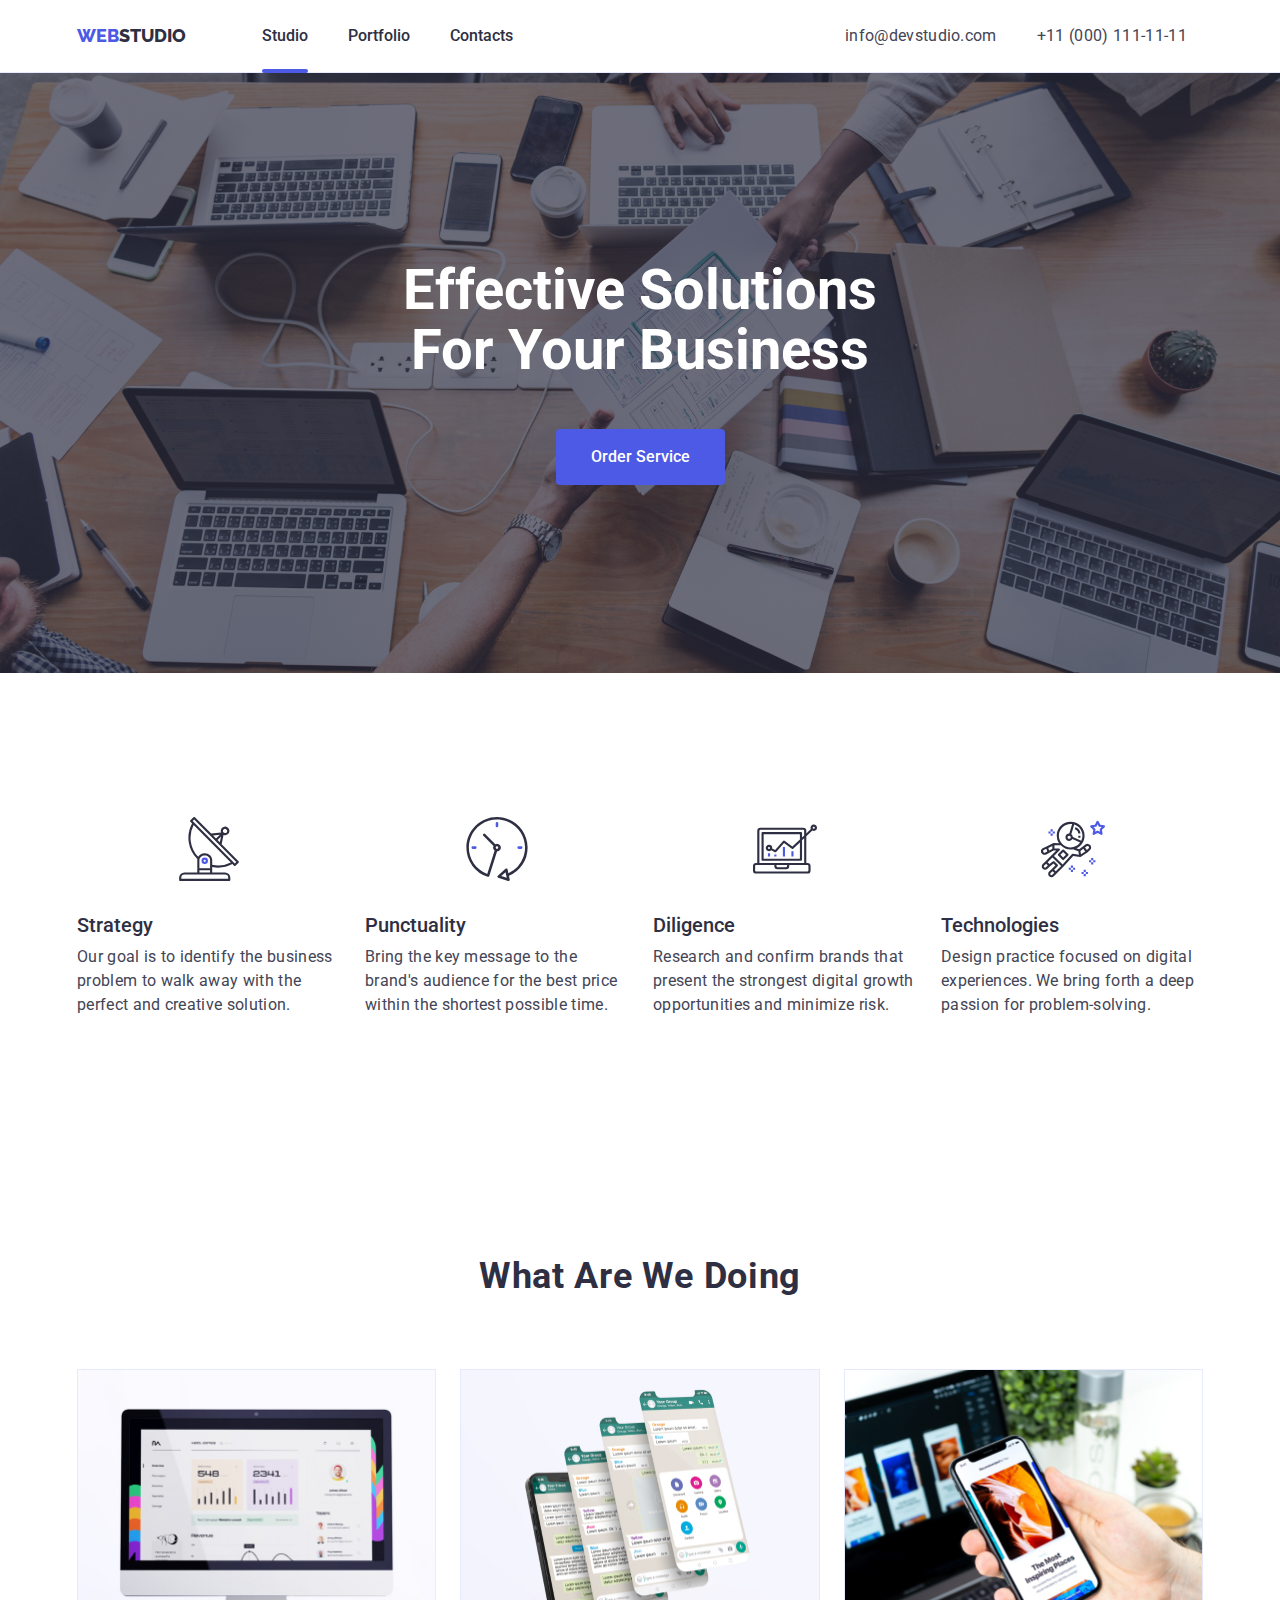
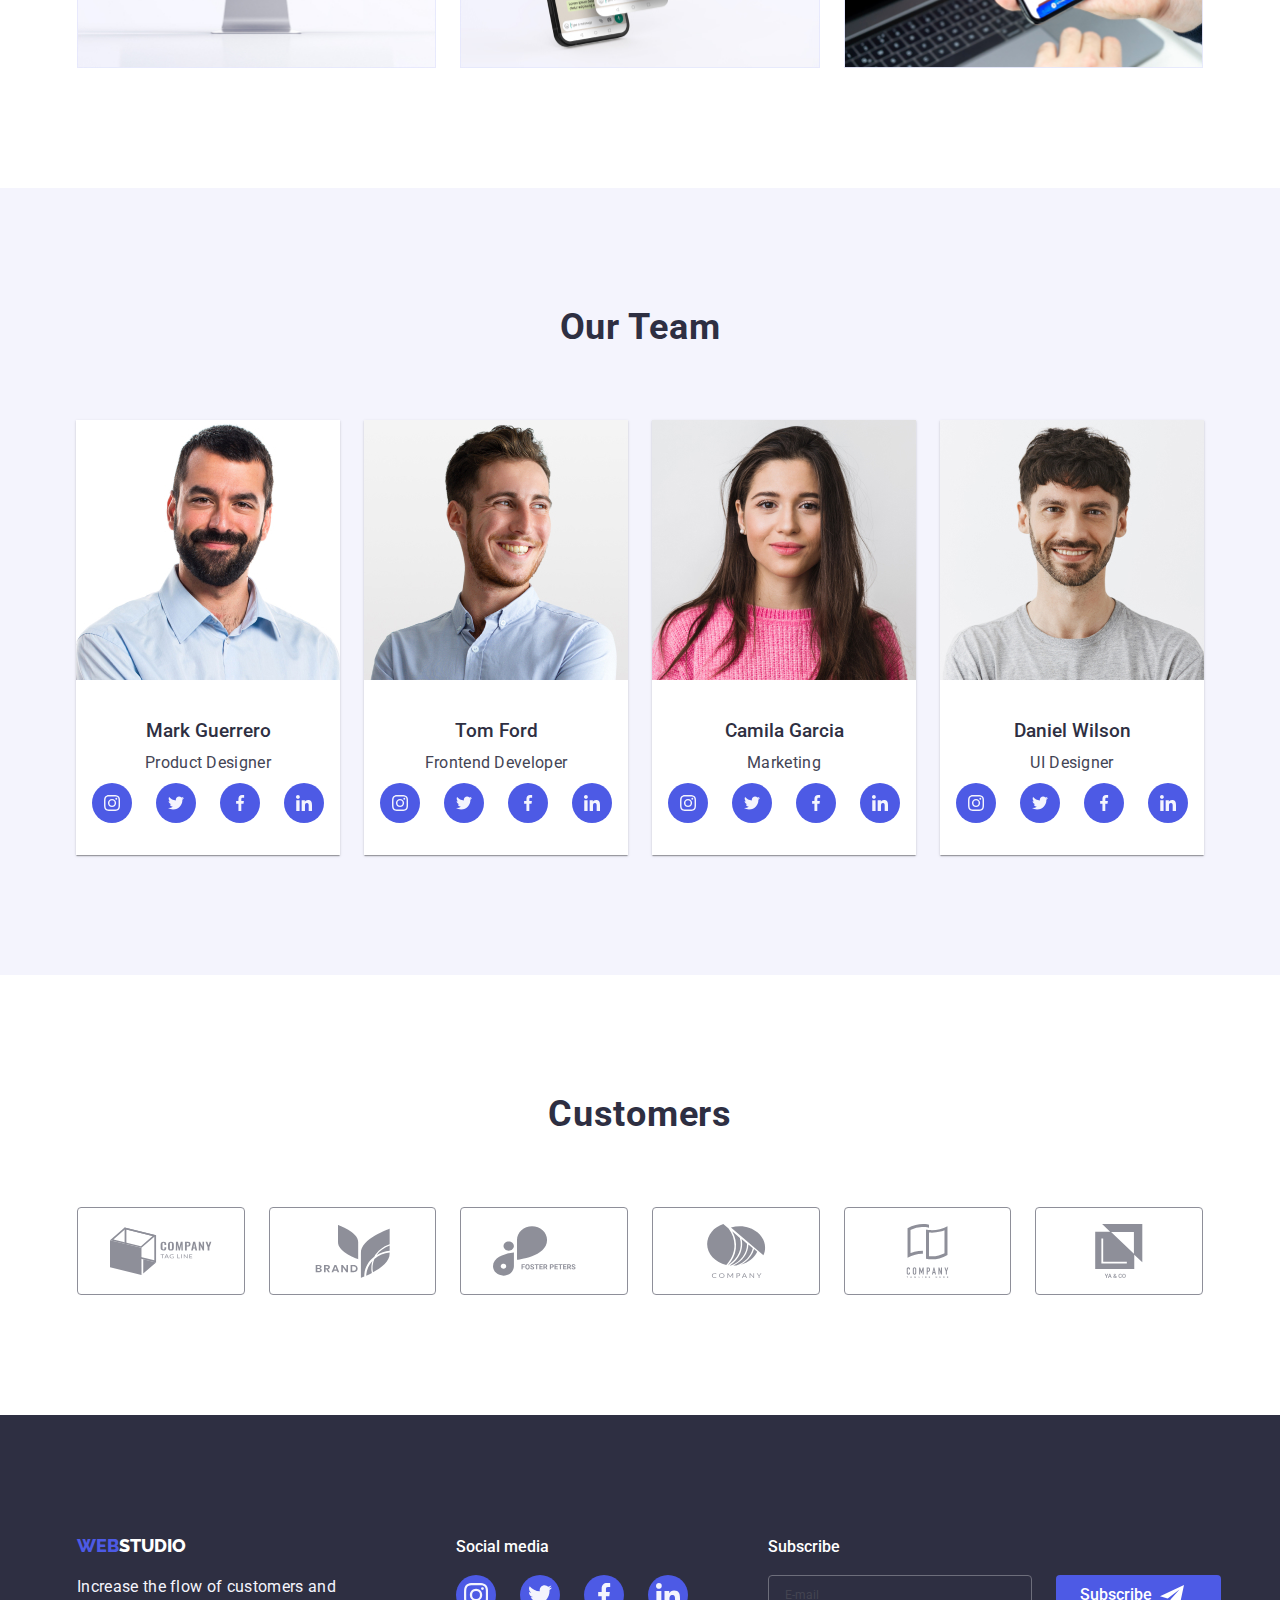
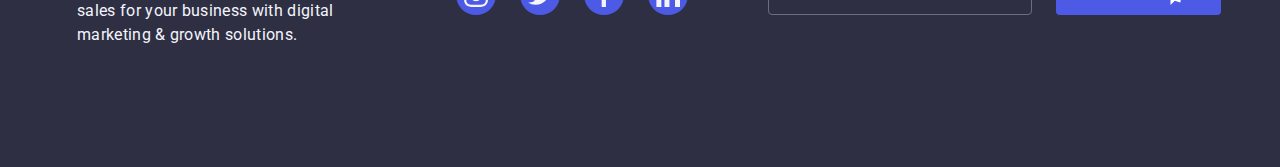
<file: index.html>
<!DOCTYPE html>
<html lang="en">
  <head>
    <meta charset="UTF-8" />
    <meta name="viewport" content="width=device-width, initial-scale=1.0" />
    <title>Web Studio</title>
    <link rel="preconnect" href="https://fonts.googleapis.com" />
    <link rel="preconnect" href="https://fonts.gstatic.com" crossorigin />
    <link
      href="https://fonts.googleapis.com/css2?family=Raleway:wght@800&family=Roboto:wght@400;500;700&display=swap"
      rel="stylesheet"
    />
    <link
      rel="stylesheet"
      href="https://cdnjs.cloudflare.com/ajax/libs/modern-normalize/2.0.0/modern-normalize.min.css"
    />
    <link rel="stylesheet" href="./css/main.css" />
  </head>
  <body>
    <!-- Header-->
    <header>
      <div class="container">
        <nav class="site-nav">
          <a href="index.html" class="company-logo"
            ><span class="logo-color">WEB</span>STUDIO</a
          >
          <div class="menu-container">
            <button type="button" class="menu-close close-menu">
              <svg class="close-icon" aria-label="mobile-menu switcher">
                <use
                  class="menu"
                  href="./images/symbol-defs.svg#icon-close-backdrop"
                ></use>
              </svg>
            </button>
            <ul class="navigation list menu-burger-container">
              <li class="item">
                <a href="./index.html" class="link current-page">Studio </a>
              </li>
              <li class="item">
                <a href="./portfolio.html" class="link">Portfolio</a>
              </li>
              <li class="item"><a href="" class="link">Contacts</a></li>
            </ul>

            <ul class="contact-info list menu-burger-container">
              <li class="item">
                <a href="" class="link mail">info@devstudio.com</a>
              </li>
              <li class="item">
                <a href="" class="link tel">+11 (000) 111-11-11</a>
              </li>
            </ul>
            <div class="social-icons-menu">
              <a href="" class="icon-bg-menu">
                <svg class="social-icon-menu">
                  <use href="./images/symbol-defs.svg#icon-instagram"></use>
                </svg>
              </a>
              <a href="" class="icon-bg-menu">
                <svg class="social-icon-menu">
                  <use href="./images/symbol-defs.svg#icon-twitter"></use>
                </svg>
              </a>
              <a href="" class="icon-bg-menu">
                <svg class="social-icon-menu">
                  <use href="./images/symbol-defs.svg#icon-facebook"></use>
                </svg>
              </a>
              <a href="" class="icon-bg-menu">
                <svg class="social-icon-menu">
                  <use href="./images/symbol-defs.svg#icon-linkedin"></use>
                </svg>
              </a>
            </div>
          </div>
          <button
            type="button"
            class="menu-burger open-menu"
            aria-expanded="false"
            data-menu-button
          >
            <svg class="burger-menu-icons" aria-label="mobile-menu switcher">
              <use
                class="menu"
                href="./images/symbol-defs.svg#icon-hamburger"
              ></use>
            </svg>
          </button>
        </nav>
      </div>
    </header>

    <!-- Hero-->
    <main>
      <section class="hero overlay">
        <div class="container hero-content">
          <h1 class="title">
            Effective Solutions<br />
            For Your Business
          </h1>
          <button class="hero-button link" data-modal-open>
            Order Service
          </button>
        </div>
        <div class="backdrop is-hidden" data-modal>
          <div class="modal">
            <button class="close-btn" data-modal-close>
              <svg class="close-button">
                <use href="./images/symbol-defs.svg#icon-close-backdrop"></use>
              </svg>
            </button>
            <form class="form-container">
              <h3 class="form-title">
                Leave your contacts and we will call you back
              </h3>
              <label class="label">
                <input
                  type="text"
                  name="name"
                  class="form-input"
                  placeholder=" "
                />
                <span class="form-label">Name</span>
                <svg class="label-icon">
                  <use href="./images/symbol-defs.svg#icon-name"></use>
                </svg>
              </label>

              <label class="label"
                ><input
                  type="tel"
                  name="phone"
                  class="form-input"
                  placeholder=" "
                /><span class="form-label">Phone</span>
                <svg class="label-icon">
                  <use href="./images/symbol-defs.svg#icon-phone"></use>
                </svg>
              </label>

              <label class="label"
                ><input
                  type="email"
                  name="email"
                  class="form-input"
                  placeholder=" "
                /><span class="form-label">Email</span>
                <svg class="label-icon">
                  <use href="./images/symbol-defs.svg#icon-email"></use>
                </svg>
              </label>
              <label class="comment-label">
                <span class="comment">Comment</span>
                <textarea
                  name="field"
                  rows="8"
                  placeholder="Text input"
                ></textarea>
              </label>
              <label class="checkbox-label">
                <input type="checkbox" name="checkbox" class="checkbox" />
                <span class="icon-wrapper">
                  <svg class="checkbox-icon">
                    <use href="./images/symbol-defs.svg#icon-done"></use>
                  </svg>
                </span>
                <span class="policy"
                  >I accept the terms and conditions of the Privacy Policy</span
                >
              </label>
            </form>
            <button type="submit" class="submit-btn form-container">
              Send
            </button>
          </div>
        </div>
      </section>

      <section class="section features">
        <div class="container">
          <ul class="features-list list">
            <li class="item">
              <div class="icon-features">
                <svg class="feature-icon">
                  <use href="./images/symbol-defs.svg#icon-antenna"></use>
                </svg>
              </div>
              <h3 class="title">Strategy</h3>
              <p class="text">
                Our goal is to identify the business problem to walk away with
                the perfect and creative solution.
              </p>
            </li>

            <li class="item">
              <div class="icon-features">
                <svg class="feature-icon">
                  <use href="./images/symbol-defs.svg#icon-clock"></use>
                </svg>
              </div>
              <h3 class="title">Punctuality</h3>
              <p class="text">
                Bring the key message to the brand's audience for the best price
                within the shortest possible time.
              </p>
            </li>

            <li class="item">
              <div class="icon-features">
                <svg class="feature-icon">
                  <use href="./images/symbol-defs.svg#icon-diagram"></use>
                </svg>
              </div>
              <h3 class="title">Diligence</h3>
              <p class="text">
                Research and confirm brands that present the strongest digital
                growth opportunities and minimize risk.
              </p>
            </li>

            <li class="item">
              <div class="icon-features">
                <svg class="feature-icon">
                  <use href="./images/symbol-defs.svg#icon-astronaut"></use>
                </svg>
              </div>
              <h3 class="title">Technologies</h3>
              <p class="text">
                Design practice focused on digital experiences. We bring forth a
                deep passion for problem-solving.
              </p>
            </li>
          </ul>
        </div>
      </section>

      <section class="section reviews">
        <div class="container">
          <h2 class="section-title">What are we doing</h2>
          <ul class="devices list">
            <li class="item">
              <img src="./images/img1.jpg" alt="PC display" />
            </li>
            <li class="item">
              <img src="./images/img2.jpg" alt="smartphone" />
            </li>
            <li class="item">
              <img src="./images/img3.jpg" alt="smartphone" />
            </li>
          </ul>
        </div>
      </section>

      <section class="section workers">
        <div class="container">
          <h2 class="section-title">Our Team</h2>
          <ul class="workers list">
            <li class="item">
              <div class="card">
                <img src="./images/worker1.jpg" alt="worker" />

                <div class="worker-card">
                  <h3 class="title">Mark Guerrero</h3>
                  <p class="text">Product Designer</p>
                  <div class="social-icons">
                    <a href="" class="icon-bg">
                      <svg class="social-icon">
                        <use
                          href="./images/symbol-defs.svg#icon-instagram"
                        ></use>
                      </svg>
                    </a>
                    <a href="" class="icon-bg">
                      <svg class="social-icon">
                        <use href="./images/symbol-defs.svg#icon-twitter"></use>
                      </svg>
                    </a>
                    <a href="" class="icon-bg">
                      <svg class="social-icon">
                        <use
                          href="./images/symbol-defs.svg#icon-facebook"
                        ></use>
                      </svg>
                    </a>
                    <a href="" class="icon-bg">
                      <svg class="social-icon">
                        <use
                          href="./images/symbol-defs.svg#icon-linkedin"
                        ></use>
                      </svg>
                    </a>
                  </div>
                </div>
              </div>
            </li>
            <li class="item">
              <div class="card">
                <div class="card-thumb">
                  <img src="./images/worker2.jpg" alt="worker" />
                </div>
                <div class="worker-card">
                  <h3 class="title">Tom Ford</h3>
                  <p class="text">Frontend Developer</p>
                  <div class="social-icons">
                    <a href="" class="icon-bg">
                      <svg class="social-icon">
                        <use
                          href="./images/symbol-defs.svg#icon-instagram"
                        ></use>
                      </svg>
                    </a>
                    <a href="" class="icon-bg">
                      <svg class="social-icon">
                        <use href="./images/symbol-defs.svg#icon-twitter"></use>
                      </svg>
                    </a>
                    <a href="" class="icon-bg">
                      <svg class="social-icon">
                        <use
                          href="./images/symbol-defs.svg#icon-facebook"
                        ></use>
                      </svg>
                    </a>
                    <a href="" class="icon-bg">
                      <svg class="social-icon">
                        <use
                          href="./images/symbol-defs.svg#icon-linkedin"
                        ></use>
                      </svg>
                    </a>
                  </div>
                </div>
              </div>
            </li>
            <li class="item">
              <div class="card">
                <div class="card-thumb">
                  <img src="./images/worker3.jpg" alt="worker" />
                </div>
                <div class="worker-card">
                  <h3 class="title">Camila Garcia</h3>
                  <p class="text">Marketing</p>
                  <div class="social-icons">
                    <a href="" class="icon-bg">
                      <svg class="social-icon">
                        <use
                          href="./images/symbol-defs.svg#icon-instagram"
                        ></use>
                      </svg>
                    </a>
                    <a href="" class="icon-bg">
                      <svg class="social-icon">
                        <use href="./images/symbol-defs.svg#icon-twitter"></use>
                      </svg>
                    </a>
                    <a href="" class="icon-bg">
                      <svg class="social-icon">
                        <use
                          href="./images/symbol-defs.svg#icon-facebook"
                        ></use>
                      </svg>
                    </a>
                    <a href="" class="icon-bg">
                      <svg class="social-icon">
                        <use
                          href="./images/symbol-defs.svg#icon-linkedin"
                        ></use>
                      </svg>
                    </a>
                  </div>
                </div>
              </div>
            </li>
            <li class="item">
              <div class="card">
                <div class="card-thumb">
                  <img src="./images/worker4.jpg" alt="worker" />
                </div>
                <div class="worker-card">
                  <h3 class="title">Daniel Wilson</h3>
                  <p class="text">UI Designer</p>
                  <div class="social-icons">
                    <a href="" class="icon-bg">
                      <svg class="social-icon">
                        <use
                          href="./images/symbol-defs.svg#icon-instagram"
                        ></use>
                      </svg>
                    </a>
                    <a href="" class="icon-bg">
                      <svg class="social-icon">
                        <use href="./images/symbol-defs.svg#icon-twitter"></use>
                      </svg>
                    </a>
                    <a href="" class="icon-bg">
                      <svg class="social-icon">
                        <use
                          href="./images/symbol-defs.svg#icon-facebook"
                        ></use>
                      </svg>
                    </a>
                    <a href="" class="icon-bg">
                      <svg class="social-icon">
                        <use
                          href="./images/symbol-defs.svg#icon-linkedin"
                        ></use>
                      </svg>
                    </a>
                  </div>
                </div>
              </div>
            </li>
          </ul>
        </div>
      </section>

      <section class="section customers">
        <div class="container">
          <h2 class="section-title">Customers</h2>
          <div class="customers-icons">
            <a href="" class="icon-customer"
              ><svg class="icon-customers">
                <use href="./images/symbol-defs.svg#icon-group-1"></use>
              </svg>
            </a>
            <a href="" class="icon-customer"
              ><svg class="icon-customers">
                <use href="./images/symbol-defs.svg#icon-group-2"></use>
              </svg>
            </a>
            <a href="" class="icon-customer"
              ><svg class="icon-customers">
                <use href="./images/symbol-defs.svg#icon-group-3"></use>
              </svg>
            </a>
            <a href="" class="icon-customer"
              ><svg class="icon-customers">
                <use href="./images/symbol-defs.svg#icon-group-4"></use>
              </svg>
            </a>
            <a href="" class="icon-customer"
              ><svg class="icon-customers">
                <use href="./images/symbol-defs.svg#icon-group-5"></use>
              </svg>
            </a>
            <a href="" class="icon-customer"
              ><svg class="icon-customers">
                <use href="./images/symbol-defs.svg#icon-group"></use>
              </svg>
            </a>
          </div>
        </div>
      </section>
    </main>

    <footer class="footer section">
      <div class="container">
        <div class="footer-content">
          <div class="footer-description item">
            <a href="index.html" class="company-logo"
              ><span class="logo-color">WEB</span>STUDIO</a
            >
            <p class="text">
              Increase the flow of customers and<br />sales for your business
              with digital<br />marketing & growth solutions.
            </p>
          </div>
          <div class="contact item">
            <h3 class="title">Social media</h3>
            <div class="social-icons iconsfooter">
              <a href="" class="icon-bg">
                <svg class="social-icon">
                  <use href="./images/symbol-defs.svg#icon-instagram"></use>
                </svg>
              </a>
              <a href="" class="icon-bg">
                <svg class="social-icon">
                  <use href="./images/symbol-defs.svg#icon-twitter"></use>
                </svg>
              </a>
              <a href="" class="icon-bg">
                <svg class="social-icon">
                  <use href="./images/symbol-defs.svg#icon-facebook"></use>
                </svg>
              </a>
              <a href="" class="icon-bg">
                <svg class="social-icon">
                  <use href="./images/symbol-defs.svg#icon-linkedin"></use>
                </svg>
              </a>
            </div>
          </div>
          <div class="subscribe item">
            <h3 class="title">Subscribe</h3>
            <form>
              <label for="email" class="text"></label>
              <input
                type="email"
                name="email"
                id="email"
                class="email-input"
                placeholder="E-mail"
              />
            </form>
            <button class="send">
              <p class="title">Subscribe</p>
              <svg class="send-icon">
                <use href="./images/symbol-defs.svg#icon-send"></use>
              </svg>
            </button>
          </div>
        </div>
      </div>
    </footer>
    <script src="./js/modal.js"></script>
    <script src="./js/mobile-menu.js"></script>
  </body>
</html>
</file>
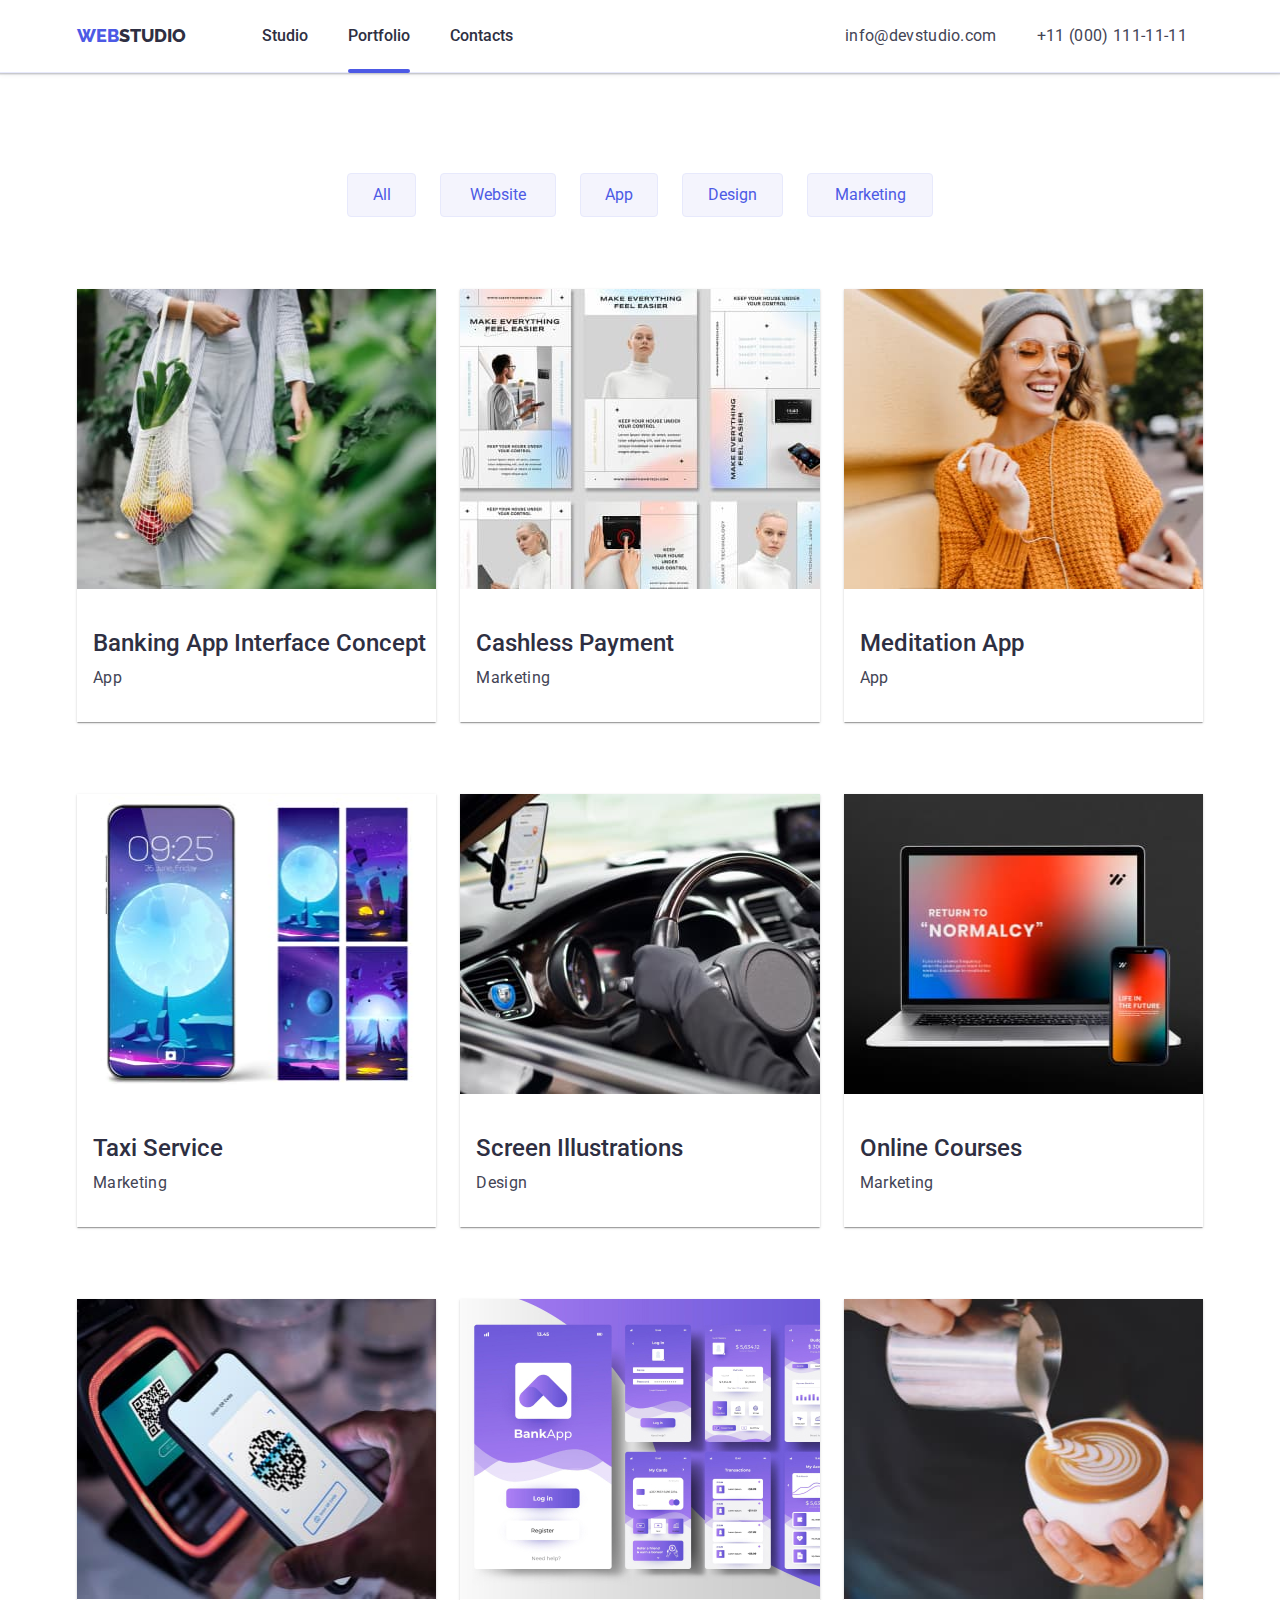
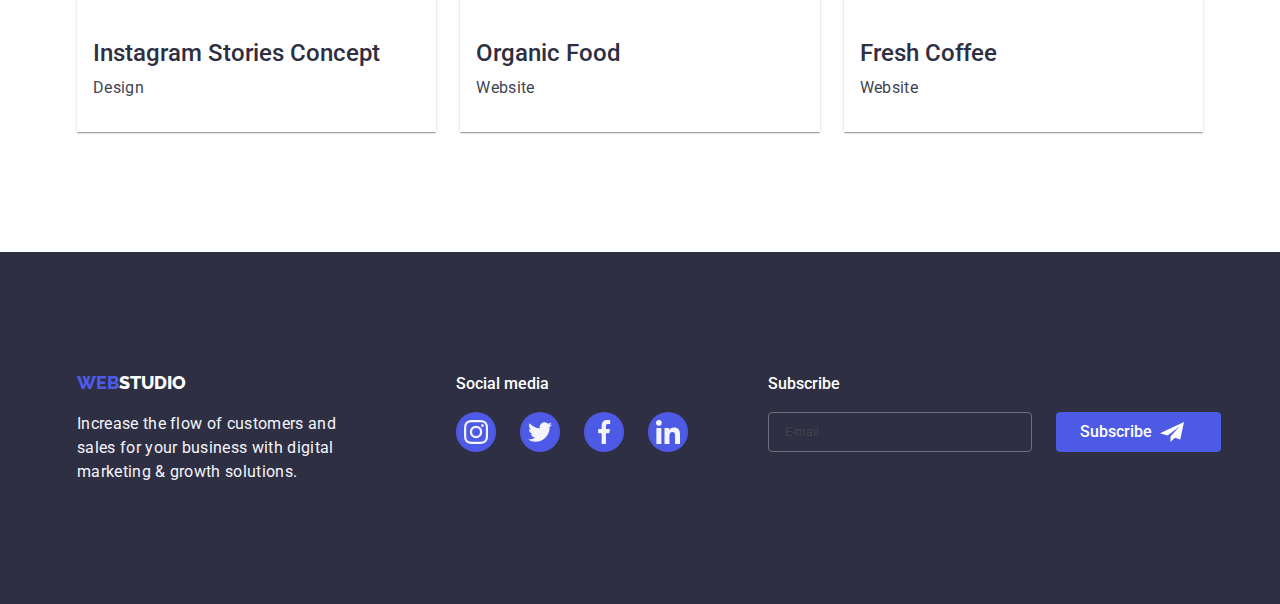
<file: portfolio.html>
<!DOCTYPE html>
<html lang="en">
  <head>
    <meta charset="UTF-8" />
    <meta name="viewport" content="width=device-width, initial-scale=1.0" />
    <title>Web Studio</title>
    <link rel="preconnect" href="https://fonts.googleapis.com" />
    <link rel="preconnect" href="https://fonts.gstatic.com" crossorigin />
    <link
      href="https://fonts.googleapis.com/css2?family=Raleway:wght@800&family=Roboto:wght@400;500;700&display=swap"
      rel="stylesheet"
    />
    <link
      rel="stylesheet"
      href="https://cdnjs.cloudflare.com/ajax/libs/modern-normalize/2.0.0/modern-normalize.min.css"
    />
    <link rel="stylesheet" href="./css/main.css" />
  </head>
  <body>
    <!-- Header-->
    <header>
      <div class="container">
        <nav class="site-nav">
          <a href="index.html" class="company-logo"
            ><span class="logo-color">WEB</span>STUDIO</a
          >
          <div class="menu-container">
            <button type="button" class="menu-close close-menu">
              <svg class="close-icon" aria-label="mobile-menu switcher">
                <use
                  class="menu"
                  href="./images/symbol-defs.svg#icon-close-backdrop"
                ></use>
              </svg>
            </button>
            <ul class="navigation list menu-burger-container">
              <li class="item">
                <a href="./index.html" class="link">Studio </a>
              </li>
              <li class="item">
                <a href="./portfolio.html" class="link current-page"
                  >Portfolio</a
                >
              </li>
              <li class="item"><a href="" class="link">Contacts</a></li>
            </ul>

            <ul class="contact-info list menu-burger-container">
              <li class="item">
                <a href="" class="link mail">info@devstudio.com</a>
              </li>
              <li class="item">
                <a href="" class="link tel">+11 (000) 111-11-11</a>
              </li>
            </ul>
            <div class="social-icons-menu">
              <a href="" class="icon-bg-menu">
                <svg class="social-icon-menu">
                  <use href="./images/symbol-defs.svg#icon-instagram"></use>
                </svg>
              </a>
              <a href="" class="icon-bg-menu">
                <svg class="social-icon-menu">
                  <use href="./images/symbol-defs.svg#icon-twitter"></use>
                </svg>
              </a>
              <a href="" class="icon-bg-menu">
                <svg class="social-icon-menu">
                  <use href="./images/symbol-defs.svg#icon-facebook"></use>
                </svg>
              </a>
              <a href="" class="icon-bg-menu">
                <svg class="social-icon-menu">
                  <use href="./images/symbol-defs.svg#icon-linkedin"></use>
                </svg>
              </a>
            </div>
          </div>
          <button
            type="button"
            class="menu-burger open-menu"
            aria-expanded="false"
            data-menu-button
          >
            <svg class="burger-menu-icons" aria-label="mobile-menu switcher">
              <use
                class="menu"
                href="./images/symbol-defs.svg#icon-hamburger"
              ></use>
            </svg>
          </button>
        </nav>
      </div>
    </header>

    <!-- Hero-->
    <main>
      <section class="section no-padding">
        <div class="container">
          <ul class="filters list">
            <li class="item">
              <button type="button" class="button button-1">All</button>
            </li>
            <li class="item">
              <button type="button" class="button button-2">Website</button>
            </li>
            <li class="item">
              <button type="button" class="button button-3">App</button>
            </li>
            <li class="item">
              <button type="button" class="button button-4">Design</button>
            </li>
            <li class="item">
              <button type="button" class="button button-5">Marketing</button>
            </li>
          </ul>
        </div>
      </section>

      <section class="section container no-padding">
        <ul class="services list">
          <li class="item examples">
            <div class="examples">
              <div class="img-thumb">
                <img src="./images/img-1.jpg" alt="Banking App Interface" />
                <div class="card-description text">
                  14 Stylish and User-Friendly App Design Concepts · Task
                  Manager App · Calorie Tracker App · Exotic Fruit Ecommerce App
                  · Cloud Storage App
                </div>
              </div>
              <div class="cards">
                <h2 class="title">Banking App Interface Concept</h2>
                <p class="text">App</p>
              </div>
            </div>
          </li>
          <li class="item">
            <div class="examples">
              <div class="img-thumb">
                <img src="./images/img-2.jpg" alt="Cashless Payment" />
                <div class="card-description text">
                  14 Stylish and User-Friendly App Design Concepts · Task
                  Manager App · Calorie Tracker App · Exotic Fruit Ecommerce App
                  · Cloud Storage App
                </div>
              </div>
              <div class="cards">
                <h2 class="title">Cashless Payment</h2>
                <p class="text">Marketing</p>
              </div>
            </div>
          </li>
          <li class="item">
            <div class="examples">
              <div class="img-thumb">
                <img src="./images/img-3.jpg" alt="Meditation" />
                <div class="card-description text">
                  14 Stylish and User-Friendly App Design Concepts · Task
                  Manager App · Calorie Tracker App · Exotic Fruit Ecommerce App
                  · Cloud Storage App
                </div>
              </div>
              <div class="cards">
                <h2 class="title">Meditation App</h2>
                <p class="text">App</p>
              </div>
            </div>
          </li>
          <li class="item">
            <div class="examples">
              <div class="img-thumb">
                <img src="./images/img-4.jpg" alt="Taxi Service" />
                <div class="card-description text">
                  14 Stylish and User-Friendly App Design Concepts · Task
                  Manager App · Calorie Tracker App · Exotic Fruit Ecommerce App
                  · Cloud Storage App
                </div>
              </div>
              <div class="cards">
                <h2 class="title">Taxi Service</h2>
                <p class="text">Marketing</p>
              </div>
            </div>
          </li>
          <li class="item">
            <div class="examples">
              <div class="img-thumb">
                <img src="./images/img-5.jpg" alt="Screen Illustrations" />
                <div class="card-description text">
                  14 Stylish and User-Friendly App Design Concepts · Task
                  Manager App · Calorie Tracker App · Exotic Fruit Ecommerce App
                  · Cloud Storage App
                </div>
              </div>
              <div class="cards">
                <h2 class="title">Screen Illustrations</h2>
                <p class="text">Design</p>
              </div>
            </div>
          </li>
          <li class="item">
            <div class="examples">
              <div class="img-thumb">
                <img src="./images/img-6.jpg" alt="Online Courses" />
                <div class="card-description text">
                  14 Stylish and User-Friendly App Design Concepts · Task
                  Manager App · Calorie Tracker App · Exotic Fruit Ecommerce App
                  · Cloud Storage App
                </div>
              </div>
              <div class="cards">
                <h2 class="title">Online Courses</h2>
                <p class="text">Marketing</p>
              </div>
            </div>
          </li>
          <li class="item">
            <div class="examples">
              <div class="img-thumb">
                <img src="./images/img-7.jpg" alt="Instagram Stories Concept" />
                <div class="card-description text">
                  14 Stylish and User-Friendly App Design Concepts · Task
                  Manager App · Calorie Tracker App · Exotic Fruit Ecommerce App
                  · Cloud Storage App
                </div>
              </div>
              <div class="cards">
                <h2 class="title">Instagram Stories Concept</h2>
                <p class="text">Design</p>
              </div>
            </div>
          </li>
          <li class="item">
            <div class="examples">
              <div class="img-thumb">
                <img src="./images/img-8.jpg" alt="Organic Food" />
                <div class="card-description text">
                  14 Stylish and User-Friendly App Design Concepts · Task
                  Manager App · Calorie Tracker App · Exotic Fruit Ecommerce App
                  · Cloud Storage App
                </div>
              </div>
              <div class="cards">
                <h2 class="title">Organic Food</h2>
                <p class="text">Website</p>
              </div>
            </div>
          </li>
          <li class="item">
            <div class="examples">
              <div class="img-thumb">
                <img src="./images/img-9.jpg" alt="Fresh Coffee" />
                <div class="card-description text">
                  14 Stylish and User-Friendly App Design Concepts · Task
                  Manager App · Calorie Tracker App · Exotic Fruit Ecommerce App
                  · Cloud Storage App
                </div>
              </div>
              <div class="cards">
                <h2 class="title">Fresh Coffee</h2>
                <p class="text">Website</p>
              </div>
            </div>
          </li>
        </ul>
      </section>
    </main>

    <footer class="footer section">
      <div class="container">
        <div class="footer-content">
          <div class="footer-description item">
            <a href="index.html" class="company-logo"
              ><span class="logo-color">WEB</span>STUDIO</a
            >
            <p class="text">
              Increase the flow of customers and<br />sales for your business
              with digital<br />marketing & growth solutions.
            </p>
          </div>
          <div class="contact item">
            <h3 class="title">Social media</h3>
            <div class="social-icons iconsfooter">
              <a href="" class="icon-bg">
                <svg class="social-icon">
                  <use href="./images/symbol-defs.svg#icon-instagram"></use>
                </svg>
              </a>
              <a href="" class="icon-bg">
                <svg class="social-icon">
                  <use href="./images/symbol-defs.svg#icon-twitter"></use>
                </svg>
              </a>
              <a href="" class="icon-bg">
                <svg class="social-icon">
                  <use href="./images/symbol-defs.svg#icon-facebook"></use>
                </svg>
              </a>
              <a href="" class="icon-bg">
                <svg class="social-icon">
                  <use href="./images/symbol-defs.svg#icon-linkedin"></use>
                </svg>
              </a>
            </div>
          </div>
          <div class="subscribe item">
            <h3 class="title">Subscribe</h3>
            <form>
              <label for="email" class="text"></label>
              <input
                type="email"
                name="email"
                id="email"
                class="email-input"
                placeholder="E-mail"
              />
            </form>
            <button class="send">
              <p class="title">Subscribe</p>
              <svg class="send-icon">
                <use href="./images/symbol-defs.svg#icon-send"></use>
              </svg>
            </button>
          </div>
        </div>
      </div>
    </footer>
    <script src="./js/modal.js"></script>
    <script src="./js/mobile-menu.js"></script>
  </body>
</html>
</file>
<file: css/main.css>
body {
  background-color: #ffffff;
  color: #2e2f42;
  font-family: "Roboto", sans-serif;
  font-weight: 400;
  font-size: 16px;
  line-height: 1.5;
  width: 100%;
}

header {
  position: relative;
  border-bottom: 1px solid #e7e9fc;
  box-shadow: 0px 2px 1px rgba(46, 47, 66, 0.08), 0px 1px 1px rgba(46, 47, 66, 0.16), 0px 1px 6px rgba(46, 47, 66, 0.08);
}

img {
  display: block;
  max-width: 100%;
  height: auto;
  margin: 0;
  padding: 0;
}

svg {
  display: block;
  max-width: 100%;
  height: 100%;
  margin: 0;
  padding: 0;
}

.list {
  list-style: none;
  padding: 0;
  margin: 0;
}

.link {
  text-decoration: none;
  display: inline-block;
}

/* SECTION */
@media screen and (max-width: 1157px) {
  .section {
    padding-top: 96px;
    padding-bottom: 96px;
  }
}
@media screen and (min-width: 1158px) {
  .section {
    padding-top: 120px;
    padding-bottom: 120px;
  }
}

.section.no-padding {
  padding-top: 0;
  padding-bottom: 0;
}

.section .title {
  margin-top: 8px;
  margin-bottom: 8px;
  font-weight: 500;
  line-height: 1.2;
}

.section .text {
  margin-top: 0;
  margin-bottom: 0;
  color: #434455;
  letter-spacing: 0.02em;
}

.container {
  margin-left: auto;
  margin-right: auto;
  padding-left: 16px;
  padding-right: 16px;
}
@media screen and (min-width: 428px) {
  .container {
    max-width: 428px;
  }
}
@media screen and (min-width: 768px) {
  .container {
    max-width: 768px;
  }
}
@media screen and (min-width: 1158px) {
  .container {
    max-width: 1158px;
  }
}

/* LOGO */
.company-logo {
  color: #2e2f42;
  font-family: "Raleway", sans-serif;
  font-weight: 800;
  font-size: 18px;
  line-height: 1.17;
  text-decoration: none;
}
@media screen and (max-width: 767px) {
  .company-logo {
    padding-top: 24px;
    padding-bottom: 24px;
  }
}

.footer .company-logo {
  color: #ffffff;
}

.logo-color {
  color: #4d5ae5;
}

.site-nav {
  display: flex;
  align-items: center;
}

.site-nav .link {
  display: block;
  color: #2e2f42;
}
@media screen and (min-width: 1158px) {
  .site-nav .link {
    padding-top: 24px;
    padding-bottom: 24px;
  }
}

@media screen and (min-width: 768px) {
  .navigation .link {
    padding-top: 24px;
    padding-bottom: 24px;
  }
}

.contact-info .link {
  color: #434455;
}

@media screen and (max-width: 767px) {
  .menu-close {
    position: absolute;
    top: 5%;
    right: 5%;
    display: inline-flex;
    width: 24px;
    height: 24px;
    margin: 0;
    padding: 0;
    background-color: #e7e9fc;
    border: 1px solid rgba(0, 0, 0, 0.1);
    border-radius: 50%;
    justify-content: center;
    align-items: center;
  }
  .close-icon {
    width: 8px;
    height: 8px;
  }
  .menu-burger {
    display: inline-flex;
    width: 32px;
    height: 32px;
    margin: 0;
    padding: 0;
    border: none;
    background-color: transparent;
    justify-content: center;
    align-items: center;
    margin-left: 249px;
  }
}
@media screen and (min-width: 768px) {
  .menu-close,
  .close-icon,
  .menu-burger {
    display: none;
  }
}
@media screen and (max-width: 767px) {
  .burger-menu-icons {
    width: 32px;
    height: 32px;
  }
}
@media screen and (min-width: 768px) {
  .burger-menu-icons {
    display: none;
  }
}

.menu-container.is-open {
  display: block;
  z-index: 1000;
}
@media screen and (max-width: 767px) {
  .menu-container {
    display: none;
    position: absolute;
    top: -24px;
    left: 0;
    width: 100%;
    height: 796px;
    box-shadow: 0px 2px 1px -1px rgba(0, 0, 0, 0.2), 0px 1px 1px 0px rgba(0, 0, 0, 0.14), 0px 1px 3px 0px rgba(0, 0, 0, 0.12);
    background-color: #ffffff;
  }
}
@media screen and (min-width: 768px) {
  .menu-container {
    display: flex;
    width: 100%;
    align-items: center;
  }
}

@media screen and (max-width: 767px) {
  .navigation {
    display: block;
    margin-top: 80px;
  }
}
@media screen and (min-width: 768px) {
  .navigation {
    display: flex;
    margin-left: 120px;
  }
}
@media screen and (min-width: 768px) {
  .navigation {
    margin-left: 76px;
  }
}

.navigation .item {
  font-weight: 500;
  font-size: 16px;
  line-height: 1.5;
}
@media screen and (max-width: 767px) {
  .navigation .item {
    font-weight: 700;
    font-size: 36px;
    line-height: 1.1;
    letter-spacing: 0.02em;
    text-transform: capitalize;
  }
  .navigation .item:not(:last-child) {
    margin-bottom: 40px;
  }
}
@media screen and (min-width: 768px) {
  .navigation .item:not(:last-child) {
    margin-right: 40px;
  }
}

@media screen and (max-width: 767px) {
  .contact-info {
    margin-top: 284px;
  }
}
@media screen and (min-width: 768px) {
  .contact-info {
    margin-left: 120px;
  }
}
@media screen and (min-width: 1158px) {
  .contact-info {
    display: flex;
    margin-left: 332px;
  }
}

.contact-info .item {
  font-weight: 400;
  font-size: 12px;
  line-height: 1.17;
  letter-spacing: 0.04em;
}
@media screen and (max-width: 767px) {
  .contact-info .item {
    font-weight: 700;
    font-size: 36px;
    line-height: 1.1;
    letter-spacing: 0.02em;
  }
  .contact-info .item:not(:last-child) {
    margin-bottom: 40px;
  }
}
@media screen and (min-width: 768px) and (max-width: 1157px) {
  .contact-info .item:not(:last-child) {
    margin-bottom: 12px;
  }
}
@media screen and (min-width: 1158px) {
  .contact-info .item {
    letter-spacing: 0.02em;
    font-size: 16px;
  }
  .contact-info .item:not(:last-child) {
    margin-right: 40px;
  }
}

@media screen and (max-width: 767px) {
  .contact-info .tel {
    font-weight: 500;
    font-size: 20px;
    line-height: 1.2px;
    letter-spacing: 0.02em;
  }
}

@media screen and (max-width: 767px) {
  .contact-info .mail {
    color: #4d5ae5;
  }
}

@media screen and (max-width: 767px) {
  .menu-burger-container {
    width: 355px;
    margin-left: auto;
    margin-right: auto;
  }
}
@media screen and (min-width: 768px) {
  .navigation .link {
    position: relative;
  }
  .navigation .link.current-page::after {
    content: "";
    position: absolute;
    left: 50%;
    bottom: -1px;
    transform: translateX(-50%);
    width: 100%;
    height: 4px;
    background-color: #4d5ae5;
    border-radius: 2px;
  }
}
/* HERO */
.overlay {
  background-image: linear-gradient(rgba(46, 47, 66, 0.7), rgba(46, 47, 66, 0.7)), url(../images/people-office.jpg);
  width: 100%;
  background-repeat: no-repeat;
  background-size: cover;
  background-position: center;
}
@media screen and (max-width: 767px) {
  .overlay {
    height: 432px;
  }
}
@media screen and (min-width: 768px) {
  .overlay {
    height: 436px;
  }
}
@media screen and (min-width: 1158px) {
  .overlay {
    height: 600px;
  }
}

.hero {
  position: relative;
}

.hero .title {
  margin-top: 0;
  margin-bottom: 0;
  color: #ffffff;
  font-weight: 700;
  line-height: 1.07;
  margin-bottom: 48px;
  font-size: 56px;
}
@media screen and (max-width: 767px) {
  .hero .title {
    font-size: 36px;
    min-width: 360px;
  }
}
@media screen and (min-width: 768px) {
  .hero .title {
    min-width: 496px;
  }
}

.hero-button {
  padding: 16px 32px;
  color: #ffffff;
  background-color: #4d5ae5;
  font-weight: 500;
  border: none;
  border-radius: 4px;
  width: 169px;
  height: 56px;
}

.hero-content {
  position: absolute;
  top: 50%;
  left: 50%;
  transform: translate(-50%, -50%);
  text-align: center;
}

.features-list {
  display: flex;
  flex-wrap: wrap;
}
@media screen and (max-width: 767px) {
  .features-list {
    display: block;
  }
}
@media screen and (min-width: 1158px) {
  .features-list {
    flex-wrap: nowrap;
  }
}

@media screen and (min-width: 428px) {
  .features-list .item {
    width: 100%;
  }
  .features-list .item:not(:last-child) {
    margin-bottom: 72px;
  }
}
@media screen and (min-width: 768px) {
  .features-list .item {
    flex-basis: calc((100% - 24px) / 2);
    margin-right: 24px;
  }
  .features-list .item:nth-child(2n) {
    margin-right: 0;
  }
  .features-list .item:nth-last-child(-n+2) {
    margin-bottom: 0;
  }
}
@media screen and (min-width: 1158px) {
  .features-list .item {
    flex-basis: calc((100% - 72px) / 4);
  }
  .features-list .item:not(:last-child) {
    margin-bottom: 0;
    margin-right: 24px;
  }
}

.features .title {
  font-size: 20px;
}
@media screen and (max-width: 767px) {
  .features .title {
    text-align: center;
  }
}
@media screen and (max-width: 1157px) {
  .features .title {
    font-size: 36px;
  }
}

.features .text {
  margin-top: 0;
}

.icon-features {
  display: flex;
  align-items: center;
  justify-content: center;
  width: 264px;
  height: 112px;
  background-color: var(--grey-text-color);
}
@media screen and (max-width: 1157px) {
  .icon-features {
    display: none;
  }
}

.feature-icon {
  width: 64px;
  height: 64px;
}

.reviews {
  display: none;
}
@media screen and (min-width: 1158px) {
  .reviews {
    display: block;
  }
}

.devices {
  display: flex;
  flex-wrap: wrap;
}

.devices .item {
  /* (100% - (1*24)) - 4 */
  width: calc((100% - 48px) / 3);
  margin-right: 24px;
}

.devices .item:nth-child(3n) {
  margin-right: 0;
}

.section-title {
  margin-top: 0;
  margin-bottom: 72px;
  font-weight: 700;
  font-size: 36px;
  line-height: 1.11;
  text-align: center;
  letter-spacing: 0.02em;
  text-transform: capitalize;
}

.social-icons-menu {
  display: flex;
  gap: 24px;
  margin-top: 8px;
  justify-content: center;
}
@media screen and (min-width: 767px) {
  .social-icons-menu {
    display: none;
  }
}
@media screen and (max-width: 767px) {
  .social-icons-menu {
    margin-top: 48px;
    gap: 56px;
  }
}

.icon-bg-menu {
  display: flex;
  justify-content: center;
  align-items: center;
  width: 40px;
  height: 40px;
  background-color: #4d5ae5;
  border-radius: 50%;
}

.social-icon-menu {
  width: 16px;
  height: 16px;
}
@media screen and (max-width: 768px) {
  .social-icon-menu {
    width: 24px;
    height: 24px;
  }
}

.modal .close-btn {
  display: flex;
  justify-content: center;
  align-items: center;
  position: absolute;
  top: 24px;
  right: 24px;
  margin: 0;
  padding: 0;
  background: none;
  border: none;
  width: 24px;
  height: 24px;
  border-radius: 50%;
  border: 1px solid rgba(0, 0, 0, 0.1);
  background-color: #e7e9fc;
}

.close-button {
  display: block;
  position: relative;
  width: 8px;
  height: 8px;
}

.backdrop {
  position: fixed;
  top: 0;
  left: 0;
  width: 100%;
  height: 100%;
  background-color: rgba(46, 47, 66, 0.4);
  opacity: 1;
  transition: opacity 250ms cubic-bezier(0.4, 0, 0.2, 1);
}

.backdrop.is-hidden {
  visibility: hidden;
  opacity: 0;
  pointer-events: none;
}

.backdrop.is-hidden .modal {
  transform: translate(-50%, -50%) scale(1.1);
}

.modal {
  position: absolute;
  top: 50%;
  left: 50%;
  min-width: 408px;
  min-height: 584px;
  background-color: #ffffff;
  border-radius: 4px;
  transform: translate(-50%, -50%) scale(1);
  transition: transform 250ms cubic-bezier(0.4, 0, 0.2, 1);
}

/* FORM SECTION */
.form-container {
  display: flex;
  flex-direction: column;
  max-width: 360px;
  margin-left: auto;
  margin-right: auto;
  margin-top: 72px;
  font-size: 12px;
  line-height: 1.17px;
  letter-spacing: 0.04em;
  color: #8e8f99;
}

.label {
  display: block;
  position: relative;
  margin-bottom: 26px;
}

.form-input {
  display: block;
  width: 100%;
  height: 40px;
  padding-left: 36px;
  outline: none;
  border: 1px solid #8e8f99;
  border-radius: 4px;
}

.form-title {
  display: inline-block;
  margin: 0;
  padding: 0;
  margin-bottom: 34px;
  font-weight: 500;
  font-size: 16px;
  line-height: 1.5;
  text-align: center;
  letter-spacing: 0.02em;
  color: #2e2f42;
}

.form-label {
  position: absolute;
  top: 50%;
  left: 40px;
  transform: translateY(-50%);
  transition: transform 250ms cubic-bezier(0.4, 0, 0.2, 1);
}

.label-icon {
  display: block;
  position: absolute;
  top: 50%;
  left: 16px;
  transform: translateY(-50%);
  width: 15px;
  height: 12px;
}

.form-input:focus + .form-label,
.form-input:not(:placeholder-shown) + .form-label {
  transform: translate(-40px, -30px);
}

.form-input:focus ~ .label-icon,
.form-input:not(:placeholder-shown) ~ .label-icon {
  fill: #4d5ae5;
}

.form-input:focus,
.form-input:not(:placeholder-shown),
textarea:focus,
textarea:not(:placeholder-shown) {
  border: 1px solid #4d5ae5;
}

.comment-label {
  position: relative;
  margin-bottom: 16px;
}

.comment {
  position: absolute;
  top: -10px;
  left: 0;
}

textarea {
  resize: none;
  width: 100%;
  padding-top: 8px;
  padding-left: 16px;
  outline: none;
  border: 1px solid #8e8f99;
  border-radius: 4px;
}

.checkbox {
  position: absolute;
  appearance: none;
}

.checkbox-label {
  position: relative;
  height: 16px;
  margin-bottom: 24px;
}

.policy {
  position: absolute;
  top: 50%;
  left: 24px;
  transform: translateY(-50%);
}

.checkbox-icon {
  display: inline-block;
  position: absolute;
  top: 50%;
  left: 0;
  transform: translateY(-50%) scale(0.9);
  width: 16px;
  height: 16px;
  border: 1px solid #8e8f99;
  background-color: #ffffff;
  border-radius: 2px;
  fill: transparent;
  transition: transform 250ms cubic-bezier(0.075, 0.82, 0.165, 1);
}

.checkbox:checked + .icon-wrapper .checkbox-icon {
  margin: 0;
  padding: 0;
  background-size: contain;
  background-origin: border-box;
  background-repeat: no-repeat;
  background-color: #4d5ae5;
  border-color: #4d5ae5;
  fill: #ffffff;
  transform: translateY(-50%) scale(1.2);
  transition: transform 250ms cubic-bezier(0.4, 0, 0.2, 1);
}

.submit-btn {
  display: block;
  width: 169px;
  height: 56px;
  color: #ffffff;
  background: #4d5ae5;
  box-shadow: 0px 4px 4px rgba(0, 0, 0, 0.15);
  border-radius: 4px;
  border-color: #4d5ae5;
  border-style: none;
  font-weight: 500;
  font-size: 16px;
  line-height: 1.5;
  text-align: center;
  letter-spacing: 0.02em;
}

.submit-btn.form-container {
  margin-top: 0;
}

/* /FORM SECTION */
.section.workers {
  background-color: #f4f4fd;
}

.worker-card {
  padding-top: 32px;
  padding-bottom: 32px;
  padding-left: 16px;
  padding-right: 16px;
  text-align: center;
}

.card {
  box-shadow: 0px 2px 1px -1px rgba(0, 0, 0, 0.2), 0px 1px 1px 0px rgba(0, 0, 0, 0.14), 0px 1px 3px 0px rgba(0, 0, 0, 0.12);
  background-color: #ffffff;
  max-width: 264px;
}

@media screen and (min-width: 428px) {
  .section .workers .item {
    /* (100% - (1*24)) - 4 */
    max-width: 264px;
  }
}
@media screen and (min-width: 428px) and (max-width: 767px) {
  .section .workers .item:not(:last-child) {
    margin-bottom: 72px;
  }
}
@media screen and (min-width: 428px) and (max-width: 767px) {
  .section .workers {
    padding-left: 66px;
    padding-right: 66px;
  }
}
@media screen and (min-width: 768px) {
  .section .workers {
    display: flex;
    flex-wrap: wrap;
    justify-content: center;
  }
  .section .workers .item {
    max-width: 264px;
    margin-right: 24px;
    margin-bottom: 64px;
  }
  .section .workers .item:nth-last-child(-n+2) {
    margin-bottom: 0;
  }
}
@media screen and (min-width: 768px) and (max-width: 1157px) {
  .section .workers .item:nth-child(2n) {
    margin-right: 0;
  }
}
@media screen and (min-width: 1158px) {
  .section .workers {
    flex-wrap: nowrap;
  }
  .section .workers .item {
    flex-basis: calc((100% - 72px) / 4);
    margin-right: 24px;
    margin-bottom: 0;
  }
  .section .workers .item:nth-child(4n) {
    margin-right: 0;
  }
}
.social-icons {
  display: flex;
  gap: 24px;
  margin-top: 8px;
  justify-content: center;
}

.icon-bg {
  display: flex;
  justify-content: center;
  align-items: center;
  width: 40px;
  height: 40px;
  background-color: #4d5ae5;
  border-radius: 50%;
}

.social-icons.iconsfooter .social-icon {
  width: 24px;
  height: 24px;
}

.social-icon {
  width: 16px;
  height: 16px;
}

@media screen and (min-width: 428px) {
  .customers-icons {
    display: flex;
    flex-wrap: wrap;
  }
  .icon-customer {
    height: 88px;
    flex-basis: calc((100% - 16px) / 2);
    padding: 16px 40px;
    margin-right: 16px;
    margin-bottom: 72px;
    background-repeat: no-repeat;
    background-position: center;
    border-radius: 4px;
    border: 1px solid #8e8f99;
  }
}
@media screen and (min-width: 428px) and (max-width: 767px) {
  .icon-customer:nth-child(2n) {
    margin-right: 0;
  }
  .icon-customer:nth-last-child(-n+2) {
    margin-bottom: 0;
  }
}
@media screen and (min-width: 768px) {
  .customers-icons {
    margin-left: 92px;
    margin-right: 92px;
  }
  .icon-customer {
    flex-basis: calc((100% - 48px) / 3);
    margin-right: 24px;
    padding: 16px 32px;
  }
}
@media screen and (min-width: 768px) and (max-width: 1157px) {
  .icon-customer:nth-child(3n) {
    margin-right: 0;
  }
  .icon-customer:nth-last-child(-n+3) {
    margin-bottom: 0;
  }
}
@media screen and (min-width: 1158px) {
  .customers-icons {
    flex-wrap: nowrap;
    margin-left: 0;
    margin-right: 0;
  }
  .icon-customer {
    flex-basis: calc((100% - 120px) / 6);
    margin-right: 24px;
    padding: 16px 32px;
    margin-bottom: 0px;
  }
  .icon-customer:nth-child(6n) {
    margin-right: 0;
  }
}
.footer {
  text-align: center;
  background-color: #2e2f42;
  position: relative;
}

.footer .title {
  color: #ffffff;
  font-weight: 500;
  font-size: 16px;
  line-height: 1.5;
  margin-top: 0;
  margin-bottom: 16px;
}

.footer-description .text {
  color: #f4f4fd;
  margin: 0;
  margin-top: 16px;
  letter-spacing: 0.02em;
}
@media screen and (max-width: 1157px) {
  .footer-description .text {
    margin-bottom: 72px;
  }
}

.footer-description {
  margin: 0;
}

.footer .social-icons {
  display: flex;
  justify-content: center;
}

.contacts {
  margin-top: 72px;
}

.subscribe {
  position: relative;
  margin-top: 72px;
}

.subscribe .email-input {
  width: 100%;
  height: 40px;
  border: 1px solid #ffffff;
  border-radius: 4px;
  background-color: #2e2f42;
  opacity: 0.3;
  padding: 8px 16px;
  font-size: 12px;
}

.send {
  position: absolute;
  left: 50%;
  transform: translateX(-50%);
  display: flex;
  align-items: center;
  gap: 8px;
  width: 165px;
  height: 40px;
  background-color: #4d5ae5;
  border: none;
  border-radius: 4px;
  padding: 8px 24px;
  margin-top: 16px;
}

.send .send-icon {
  width: 24px; /* Adjust the icon size */
  height: 24px; /* Adjust the icon size */
}

.send .title {
  margin: 0;
}

@media screen and (min-width: 768px) {
  .footer {
    text-align: left;
  }
  .footer-content {
    display: flex;
    flex-wrap: wrap;
  }
}
@media screen and (min-width: 768px) and (max-width: 1157px) {
  .footer-content {
    margin-left: 92px;
    margin-right: 92px;
  }
}
@media screen and (min-width: 768px) and (max-width: 1157px) {
  .footer-content .item {
    flex-basis: calc((100% - 24px) / 2);
    margin-right: 24px;
  }
}
@media screen and (min-width: 768px) and (max-width: 1157px) {
  .footer-content .item:nth-child(2n) {
    margin-right: 0;
  }
}
@media screen and (min-width: 768px) {
  .send {
    left: 100%;
    bottom: 0;
    margin-left: 24px;
    transform: none;
  }
  .contacts {
    margin: 0;
  }
  .subscribe .email-input {
    width: 264px;
  }
  .footer .social-icons {
    justify-content: left;
  }
  .subscribe {
    margin: 0;
  }
}
@media screen and (min-width: 1158px) {
  .footer-content {
    flex-wrap: nowrap;
  }
  .subscribe.item {
    height: 80px;
  }
  .footer-description {
    margin-right: 120px;
  }
  .contact.item {
    margin-right: 80px;
  }
}
.filters .button {
  border: 1px solid #e7e9fc;
  border-radius: 4px;
  margin: 0;
  padding-top: 12px;
  padding-bottom: 12px;
  padding-left: 24px;
  padding-right: 24px;
  display: block;
  background-color: #f4f4fd;
  color: #4d5ae5;
  cursor: pointer;
}

.filters {
  display: flex;
  flex-wrap: wrap;
  margin-bottom: 72px;
  margin-top: 48px;
}
@media screen and (min-width: 768px) {
  .filters {
    justify-content: center;
    margin-top: 64px;
  }
}
@media screen and (min-width: 1158px) {
  .filters {
    margin-top: 100px;
  }
}

.filters .item {
  margin-right: 24px;
}
.filters .item:nth-child(5n) {
  margin-right: 0;
}
@media screen and (max-width: 767px) {
  .filters .item {
    flex-basis: calc((100% - 24px) / 6);
    margin-bottom: 16px;
  }
  .filters .item:nth-last-child(-n+2) {
    margin-bottom: 0;
  }
}
.button-1 {
  width: 69px;
}

.button-2 {
  width: 116px;
}

.button-3 {
  width: 78px;
}

.button-4 {
  width: 101px;
}

.button-5 {
  width: 126px;
}

.filters .button:hover,
.filters .button:focus {
  background-color: #4d5ae5;
  color: #f4f4fd;
  border: 0;
  box-shadow: 0px 3px 1px rgba(0, 0, 0, 0.1), 0px 2px 1px rgba(0, 0, 0, 0.08), 0px 2px 2px rgba(0, 0, 0, 0.12);
}

.services {
  padding: 0;
  margin: 0;
  cursor: pointer;
  margin-bottom: 120px;
}
@media screen and (min-width: 768px) {
  .services {
    display: flex;
    flex-wrap: wrap;
  }
}

.services .item {
  text-align: left;
  margin-bottom: 48px;
}
@media screen and (min-width: 768px) and (max-width: 1157px) {
  .services .item {
    flex-basis: calc((100% - 24px) / 2);
    margin-right: 24px;
    margin-bottom: 72px;
  }
  .services .item:nth-last-child(2n) {
    margin-right: 0;
  }
  .services .item:nth-last-child(-n+2) {
    margin-bottom: 0;
  }
}
@media screen and (min-width: 1158px) {
  .services .item {
    flex-basis: calc((100% - 48px) / 3);
    margin-right: 24px;
    margin-bottom: 72px;
  }
  .services .item:nth-child(3n) {
    margin-right: 0;
  }
  .services .item:nth-last-child(-n+3) {
    margin-bottom: 0;
  }
}

.examples {
  box-shadow: 0px 2px 1px -1px rgba(0, 0, 0, 0.2), 0px 1px 1px 0px rgba(0, 0, 0, 0.14), 0px 1px 3px 0px rgba(0, 0, 0, 0.12);
  overflow: hidden;
}

.cards {
  padding-top: 32px;
  padding-bottom: 32px;
  padding-left: 16px;
}

.img-thumb {
  display: block;
  position: relative;
  overflow: hidden;
}

.img-thumb img {
  width: 396px;
  height: 280px;
}
@media screen and (min-width: 768px) {
  .img-thumb img {
    width: 356px;
    height: 300px;
  }
}
@media screen and (min-width: 1158px) {
  .img-thumb img {
    width: 360px;
  }
}

.examples .img-thumb::before {
  content: "";
  position: absolute;
  width: 100%;
  height: 100%;
  opacity: 0;
  background-color: #4d5ae5;
  transform: translateY(100%);
  transition: transform 250ms cubic-bezier(0.4, 0, 0.2, 1);
}

.examples:hover .img-thumb::before {
  opacity: 1;
  transform: translateY(0);
}

.examples .card-description.text {
  position: absolute;
  top: 0;
  left: 0;
  opacity: 0;
  transform: translateY(200%);
  transition: transform 250ms cubic-bezier(0.4, 0, 0.2, 1);
}

.examples:hover .card-description.text {
  position: absolute;
  top: 40px;
  left: 32px;
  right: 32px;
  opacity: 1;
  color: #ffffff;
  transform: translateY(0);
}

/*# sourceMappingURL=main.css.map */
</file>
